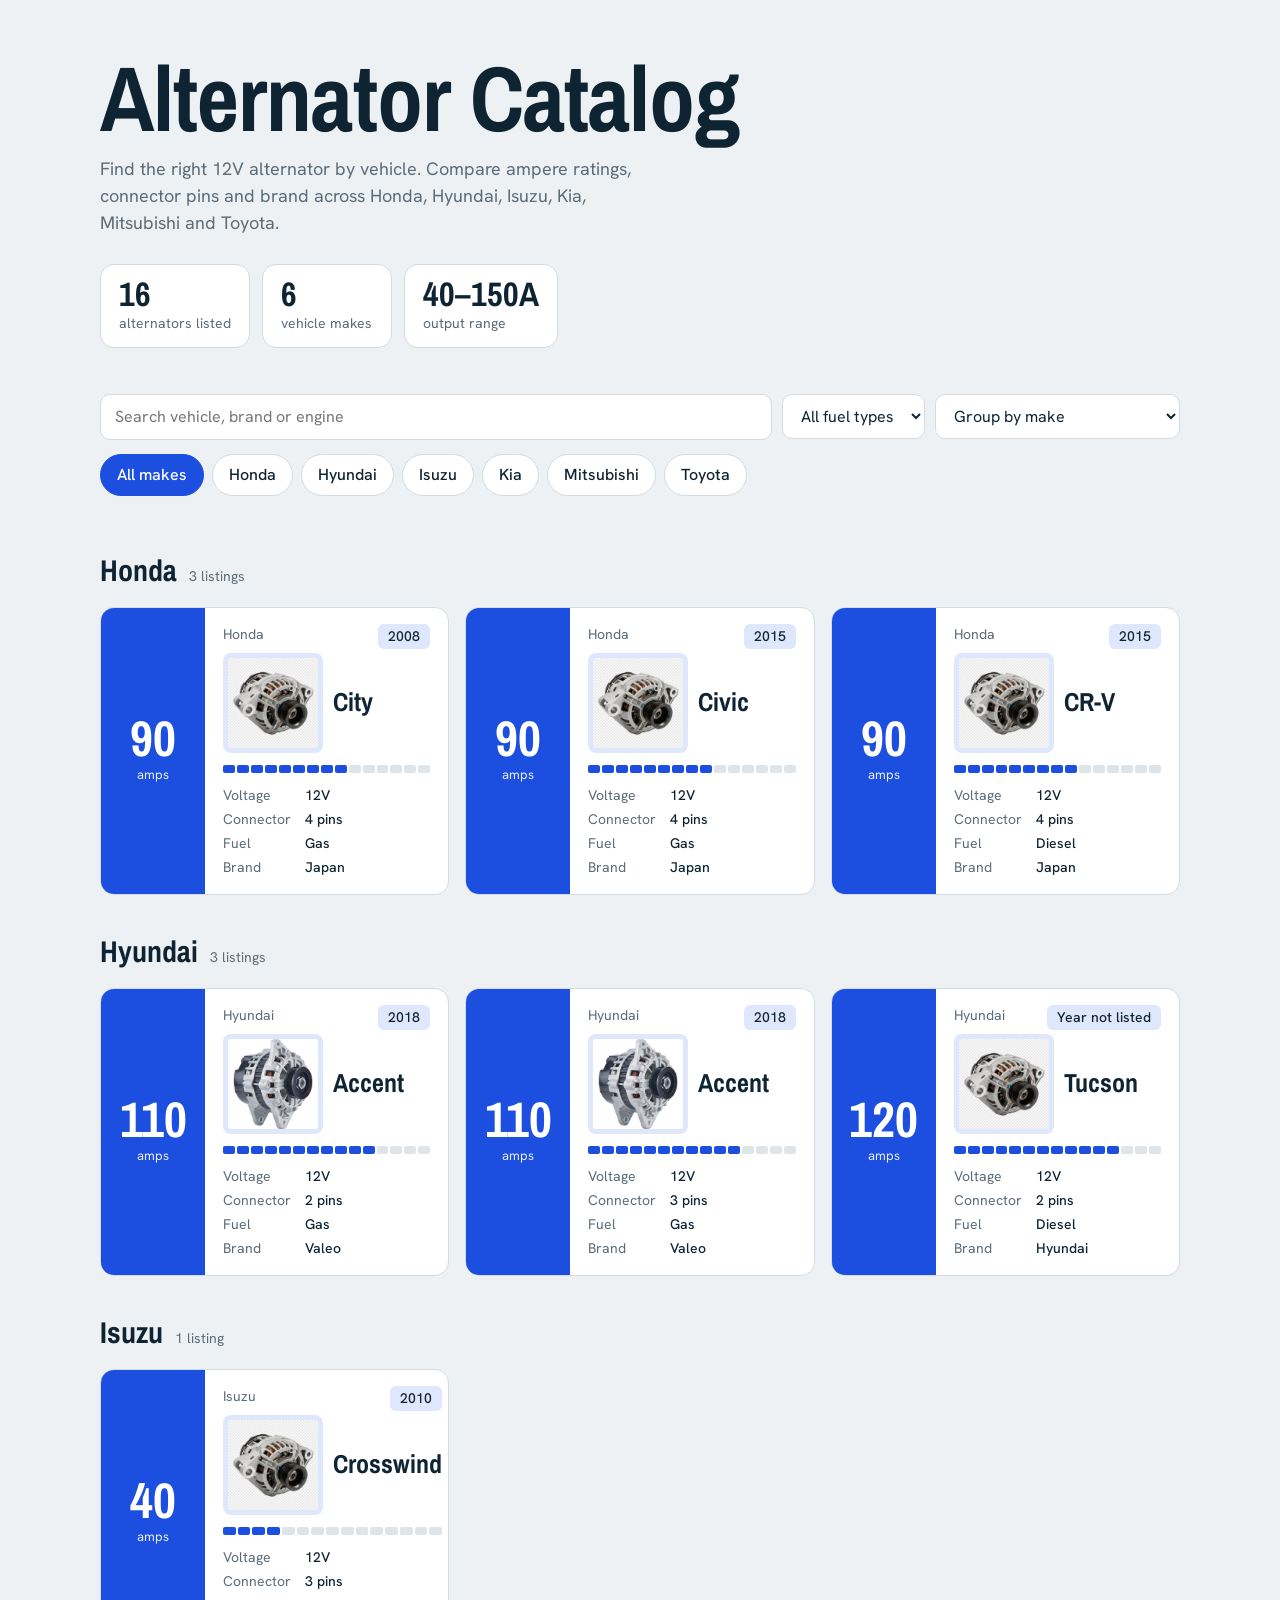
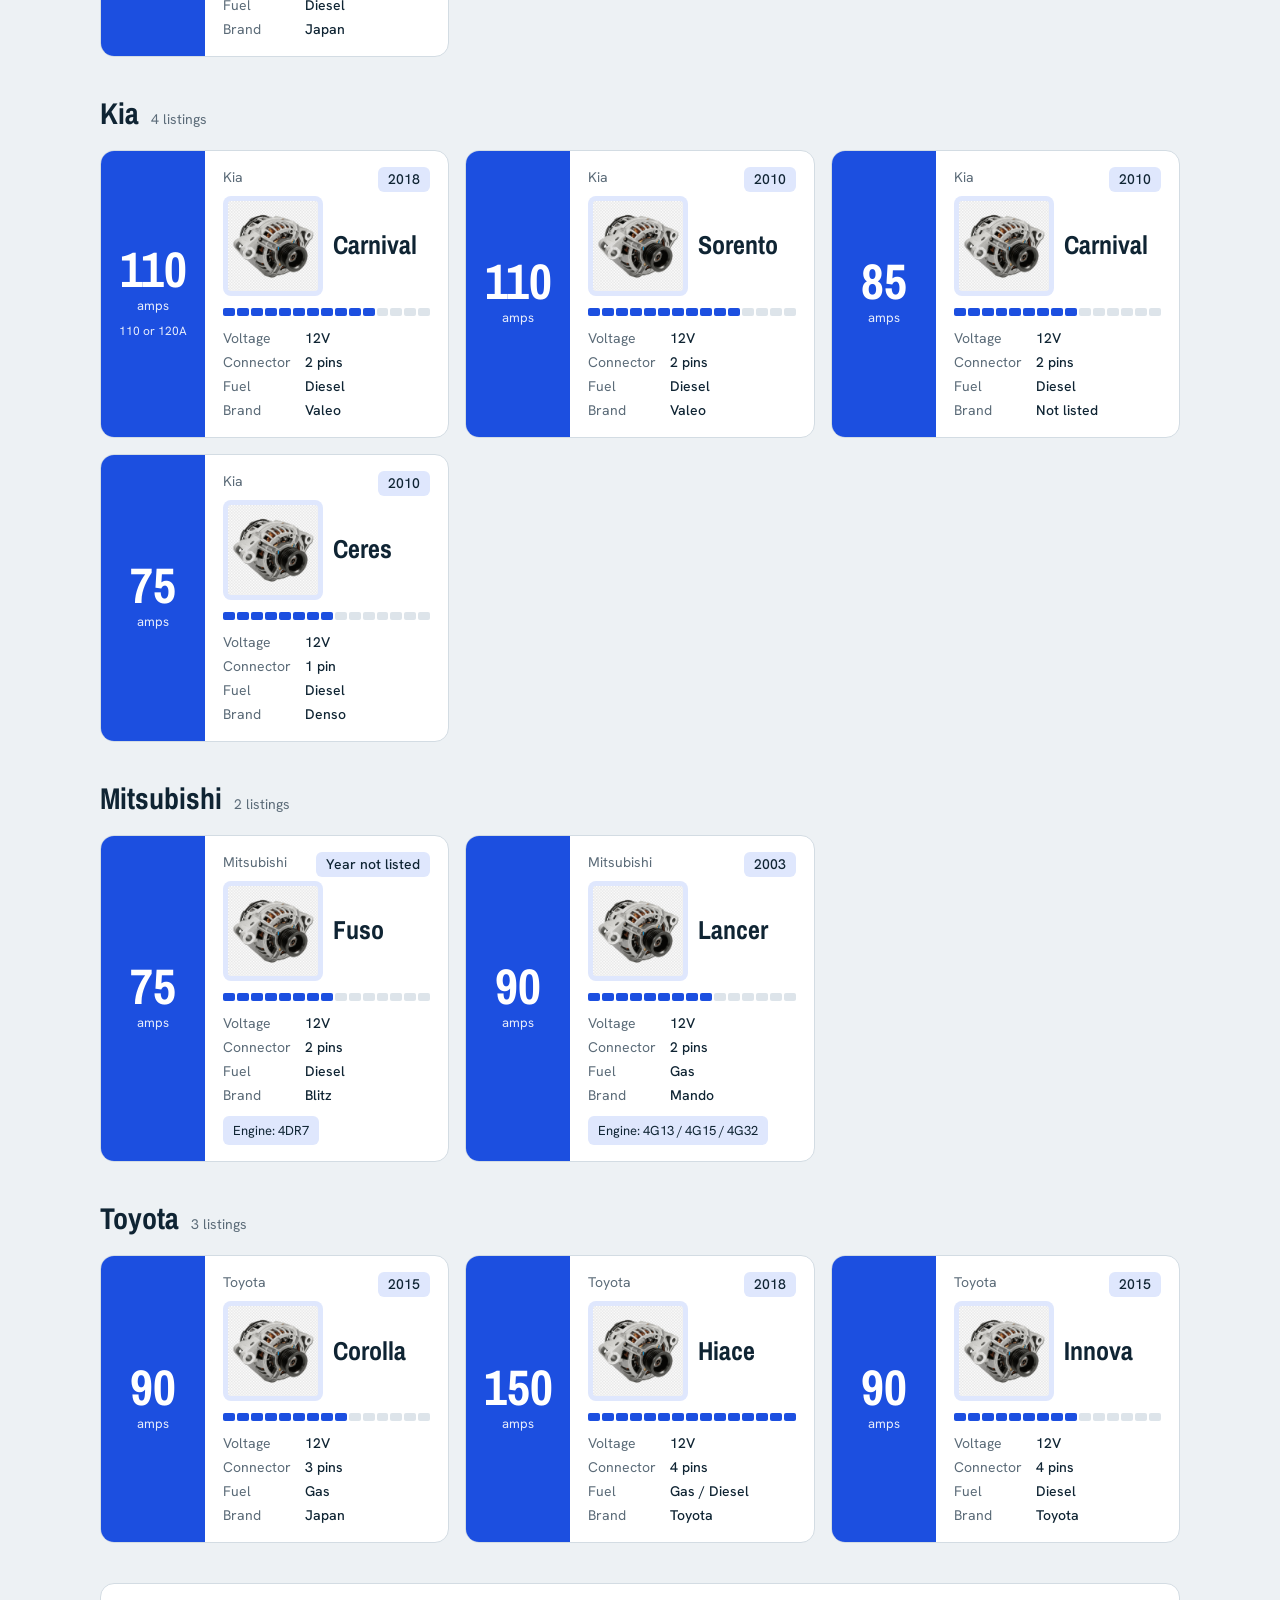
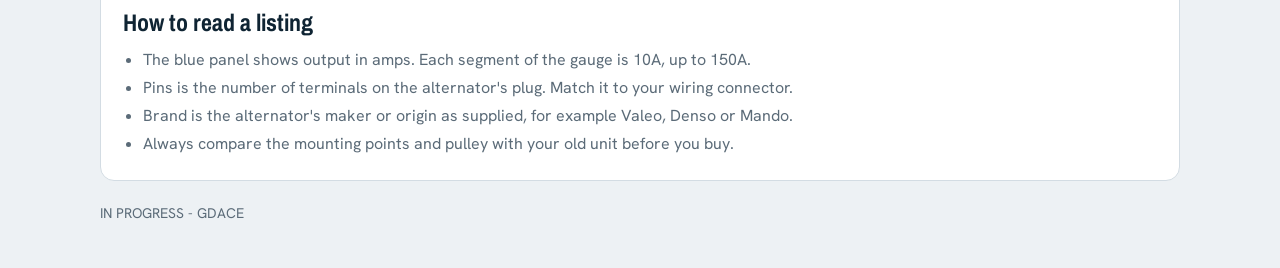
<file: index.html>
<!DOCTYPE html>
<html lang="en">

<head>
  <meta charset="UTF-8">
  <meta name="viewport" content="width=device-width, initial-scale=1, viewport-fit=cover">

  <title>Alternator Catalog</title>

  <!-- Google Fonts -->
  <link rel="preconnect" href="https://fonts.googleapis.com">

  <link
    href="https://fonts.googleapis.com/css2?family=Archivo+Narrow:wght@500;700&family=Hanken+Grotesk:wght@400;500;700&display=swap"
    rel="stylesheet">

  <!-- External CSS -->
  <link rel="stylesheet" href="css/style.css">

  <!-- External JavaScript -->
  <script src="js/script.js" defer></script>
</head>

<body>

  <div class="wrap">

    <!-- HEADER -->
    <header class="hero">

      <h1>Alternator Catalog</h1>

      <p class="lede">
        Find the right 12V alternator by vehicle.
        Compare ampere ratings, connector pins and brand
        across Honda, Hyundai, Isuzu, Kia, Mitsubishi and Toyota.
      </p>

      <!-- Statistics generated by JavaScript -->
      <div class="stats" id="stats"></div>

    </header>

    <!-- SEARCH, FUEL FILTER AND SORT -->
    <div class="controls">

      <input
        id="q"
        type="search"
        placeholder="Search vehicle, brand or engine"
        aria-label="Search the catalog">

      <select id="fuel" aria-label="Fuel type">
        <option value="">All fuel types</option>
        <option>Gas</option>
        <option>Diesel</option>
      </select>

      <select id="sort" aria-label="Sort order">
        <option value="make">Group by make</option>
        <option value="amp">Highest ampere rating first</option>
      </select>

    </div>

    <!-- VEHICLE MAKE FILTER BUTTONS -->
    <div
      class="chips"
      id="chips"
      role="group"
      aria-label="Filter by make">
    </div>

    <!-- ALTERNATOR CATALOG -->
    <main id="out"></main>

    <!-- HOW TO READ GUIDE -->
    <section class="guide">

      <h3>How to read a listing</h3>

      <ul>
        <li>
          The blue panel shows output in amps.
          Each segment of the gauge is 10A, up to 150A.
        </li>

        <li>
          Pins is the number of terminals on the
          alternator's plug. Match it to your wiring connector.
        </li>

        <li>
          Brand is the alternator's maker or origin
          as supplied, for example Valeo, Denso or Mando.
        </li>

        <li>
          Always compare the mounting points and pulley
          with your old unit before you buy.
        </li>
      </ul>

    </section>

    <!-- FOOTER -->
    <footer>
      IN PROGRESS - GDACE
    </footer>

  </div>

</body>
</html>
</file>
<file: css/style.css>
/* CSS 1: THEME */
:root {
  --bg: #edf1f4;
  --surface: #ffffff;
  --ink: #0f2433;
  --muted: #5b6b78;
  --line: #d3dce3;
  --accent: #1c4fe0;
  --accent-soft: #dfe7fd;
  --on-accent: #ffffff;
  --seg-off: #dde4ea;
  --display: "Archivo Narrow", "Arial Narrow", Arial, sans-serif;
  --body: "Hanken Grotesk", system-ui, -apple-system, "Segoe UI", Roboto, Arial, sans-serif;
}

/* CSS 2: DARK MODE */
@media (prefers-color-scheme: dark) {
  :root:not([data-theme="light"]) {
    --bg: #0b141d;
    --surface: #132230;
    --ink: #e9f0f5;
    --muted: #94a6b4;
    --line: #223545;
    --accent: #7aa5ff;
    --accent-soft: #1a2d52;
    --on-accent: #0b141d;
    --seg-off: #223545;
    color-scheme: dark;
  }
}

:root[data-theme="dark"] {
  --bg: #0b141d;
  --surface: #132230;
  --ink: #e9f0f5;
  --muted: #94a6b4;
  --line: #223545;
  --accent: #7aa5ff;
  --accent-soft: #1a2d52;
  --on-accent: #0b141d;
  --seg-off: #223545;
  color-scheme: dark;
}

/* CSS 3: BASE */
*,
*::before,
*::after {
  box-sizing: border-box;
}

html {
  scroll-padding-top: env(safe-area-inset-top, 0px);
}

body {
  margin: 0;
  background: var(--bg);
  color: var(--ink);
  font-family: var(--body);
  line-height: 1.5;
  font-size: 16px;
}

.wrap {
  max-width: 1120px;
  margin: 0 auto;
  padding: 0 20px;
}

/* CSS 4: HEADER */
header.hero {
  padding: 56px 0 28px;
}

h1 {
  font-family: var(--display);
  font-weight: 700;
  font-size: clamp(44px, 9vw, 92px);
  line-height: .92;
  letter-spacing: -.01em;
  margin: 0 0 14px;
}

.lede {
  max-width: 56ch;
  color: var(--muted);
  margin: 0 0 28px;
  font-size: 18px;
}

.stats {
  display: flex;
  flex-wrap: wrap;
  gap: 12px;
}

.stat {
  background: var(--surface);
  border: 1px solid var(--line);
  border-radius: 14px;
  padding: 12px 18px;
  min-width: 130px;
}

.stat b {
  display: block;
  font-family: var(--display);
  font-size: 34px;
  line-height: 1;
}

.stat span {
  color: var(--muted);
  font-size: 14px;
}

/* CSS 5: CONTROLS */
.controls {
  display: flex;
  flex-wrap: wrap;
  gap: 10px;
  align-items: center;
  padding: 18px 0 8px;
}

.controls input,
.controls select {
  font: inherit;
  color: var(--ink);
  background: var(--surface);
  border: 1px solid var(--line);
  border-radius: 10px;
  padding: 10px 14px;
  min-height: 44px;
}

.controls input {
  flex: 1 1 220px;
}

.chips {
  display: flex;
  flex-wrap: wrap;
  gap: 8px;
  padding: 6px 0 18px;
}

.chip {
  font: inherit;
  font-weight: 500;
  cursor: pointer;
  color: var(--ink);
  background: var(--surface);
  border: 1px solid var(--line);
  border-radius: 999px;
  padding: 8px 16px;
  min-height: 40px;
}

.chip[aria-pressed="true"] {
  background: var(--accent);
  border-color: var(--accent);
  color: var(--on-accent);
}

:is(.chip, input, select):focus-visible {
  outline: 3px solid var(--accent);
  outline-offset: 2px;
}

/* CSS 6: HEADINGS AND GRID */
h2 {
  font-family: var(--display);
  font-size: 30px;
  margin: 34px 0 14px;
  display: flex;
  align-items: baseline;
  gap: 12px;
}

h2 small {
  font-family: var(--body);
  font-size: 14px;
  font-weight: 400;
  color: var(--muted);
}

.grid {
  display: grid;
  grid-template-columns: repeat(auto-fill, minmax(310px, 1fr));
  gap: 16px;
}

.card {
  display: grid;
  grid-template-columns: 104px 1fr;
  background: var(--surface);
  border: 1px solid var(--line);
  border-radius: 14px;
  overflow: hidden;
}

/* CSS 7: ALTERNATOR CARD */
.amp {
  background: var(--accent);
  color: var(--on-accent);
  display: flex;
  flex-direction: column;
  align-items: center;
  justify-content: center;
  padding: 14px 8px;
  text-align: center;
}

.amp b {
  font-family: var(--display);
  font-size: 50px;
  line-height: .9;
}

.amp span {
  font-size: 13px;
  margin-top: 4px;
  opacity: .9;
}

.amp i {
  font-style: normal;
  font-size: 12px;
  margin-top: 6px;
  opacity: .9;
}

.body {
  padding: 16px 18px;
}

.make {
  color: var(--muted);
  font-size: 14px;
}

.model {
  font-family: var(--display);
  font-size: 26px;
  font-weight: 700;
  line-height: 1.1;
  margin: 0;
}
/* MODEL IMAGEs */
.model-wrapper {
  display: flex;
  align-items: center;
  gap: 10px;
  margin: 8px 0;
}

.model-icon {
  width: 100px;
  height: 100px;
  object-fit: contain;
  flex-shrink: 0;
  border-radius: 8px;
  background: var(--accent-soft);
  padding: 5px;
}

.year {
  float: right;
  background: var(--accent-soft);
  color: var(--ink);
  border-radius: 6px;
  padding: 2px 10px;
  font-size: 14px;
  font-weight: 500;
}

/* CSS 8: AMP GAUGE */
.gauge {
  display: grid;
  grid-template-columns: repeat(15, 1fr);
  gap: 2px;
  margin: 12px 0;
}

.gauge s {
  height: 8px;
  border-radius: 2px;
  background: var(--seg-off);
  text-decoration: none;
}

.gauge s.on {
  background: var(--accent);
}

dl {
  margin: 0;
  display: grid;
  grid-template-columns: auto 1fr;
  gap: 3px 14px;
  font-size: 14px;
}

dt {
  color: var(--muted);
}

dd {
  margin: 0;
  font-weight: 500;
}

.engine {
  margin-top: 10px;
  font-size: 13px;
  background: var(--accent-soft);
  border-radius: 6px;
  padding: 5px 10px;
  display: inline-block;
}

/* CSS 9: GUIDE, FOOTER AND MOBILE */
.empty {
  padding: 40px 0;
  color: var(--muted);
}

.guide {
  background: var(--surface);
  border: 1px solid var(--line);
  border-radius: 14px;
  padding: 20px 22px;
  margin: 40px 0 0;
}

.guide h3 {
  font-family: var(--display);
  font-size: 24px;
  margin: 0 0 8px;
}

.guide ul {
  margin: 0;
  padding-left: 20px;
  color: var(--muted);
}

.guide li {
  margin: 4px 0;
}

footer {
  color: var(--muted);
  font-size: 14px;
  padding: 22px 0 44px;
}

@media (max-width: 420px) {
  .card {
    grid-template-columns: 88px 1fr;
  }

  .amp b {
    font-size: 42px;
  }
}
</file>
